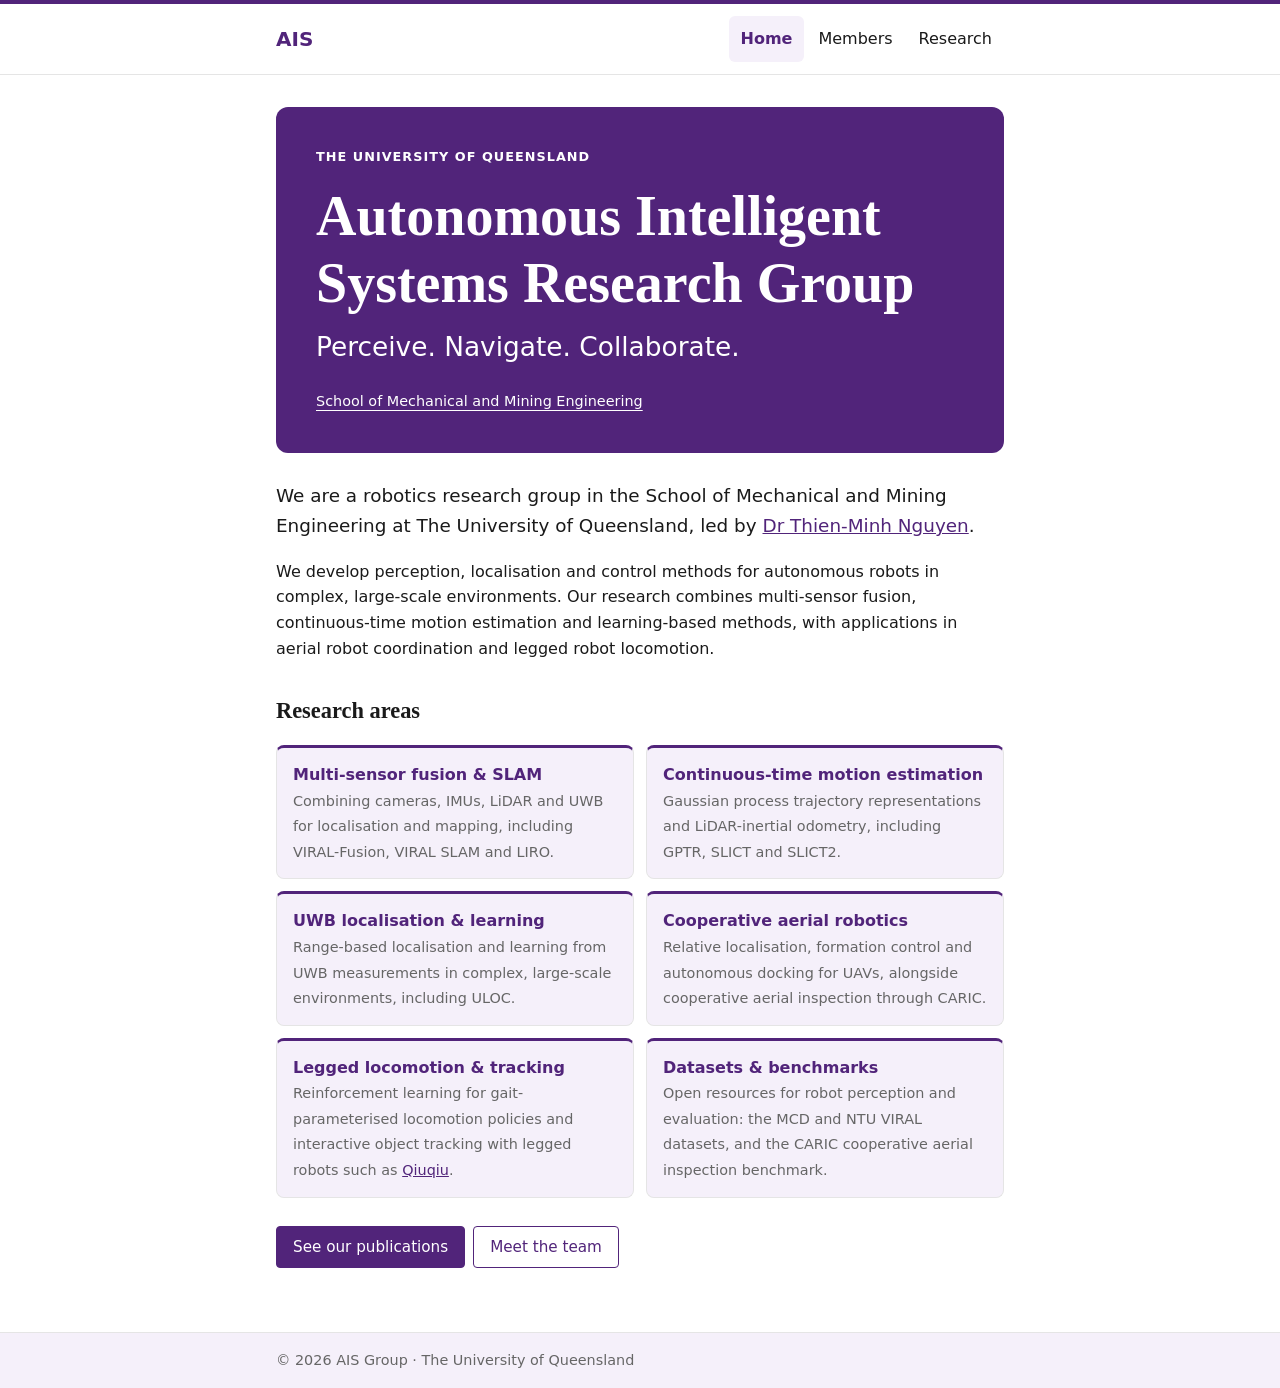
<file: index.html>
<!doctype html>
<html lang="en">
<head>
  <meta charset="utf-8">
  <meta name="viewport" content="width=device-width, initial-scale=1">
  <title>AIS Group · The University of Queensland</title>
  <link rel="stylesheet" href="assets/style.css">
</head>
<body>
  <header>
    <div class="wrap">
      <a class="brand" href="index.html">AIS</a>
      <nav>
        <a href="index.html" aria-current="page">Home</a>
        <a href="members.html">Members</a>
        <a href="research.html">Research</a>
      </nav>
    </div>
  </header>
  <main class="wrap">
    <section class="hero" aria-labelledby="group-title">
      <p class="eyebrow">The University of Queensland</p>
      <h1 id="group-title">Autonomous Intelligent Systems Research Group</h1>
      <p class="slogan">Perceive. Navigate. Collaborate.</p>
      <p class="affiliation"><a href="https://mechmining.uq.edu.au/">School of Mechanical and Mining Engineering</a></p>
    </section>
    <p class="lead">We are a robotics research group in the School of Mechanical and Mining Engineering
      at The University of Queensland, led by
      <a href="https://brytsknguyen.github.io/">Dr Thien-Minh Nguyen</a>.</p>
    <p>We develop perception, localisation and control methods for autonomous robots in complex, large-scale
      environments. Our research combines multi-sensor fusion, continuous-time motion estimation and learning-based
      methods, with applications in aerial robot coordination and legged robot locomotion.</p>

    <h2>Research areas</h2>
    <ul class="areas">
      <li><strong>Multi-sensor fusion &amp; SLAM</strong><span>Combining cameras, IMUs, LiDAR and UWB for localisation and mapping, including VIRAL-Fusion, VIRAL SLAM and LIRO.</span></li>
      <li><strong>Continuous-time motion estimation</strong><span>Gaussian process trajectory representations and LiDAR-inertial odometry, including GPTR, SLICT and SLICT2.</span></li>
      <li><strong>UWB localisation &amp; learning</strong><span>Range-based localisation and learning from UWB measurements in complex, large-scale environments, including ULOC.</span></li>
      <li><strong>Cooperative aerial robotics</strong><span>Relative localisation, formation control and autonomous docking for UAVs, alongside cooperative aerial inspection through CARIC.</span></li>
      <li><strong>Legged locomotion &amp; tracking</strong><span>Reinforcement learning for gait-parameterised locomotion policies and interactive object tracking with legged robots such as <a href="qiuqiu.html">Qiuqiu</a>.</span></li>
      <li><strong>Datasets &amp; benchmarks</strong><span>Open resources for robot perception and evaluation: the MCD and NTU VIRAL datasets, and the CARIC cooperative aerial inspection benchmark.</span></li>
    </ul>

    <p class="cta"><a class="btn" href="research.html">See our publications</a> <a class="btn" href="members.html">Meet the team</a></p>
  </main>
  <footer>
    <div class="wrap">© 2026 AIS Group · The University of Queensland</div>
  </footer>
</body>
</html>
</file>
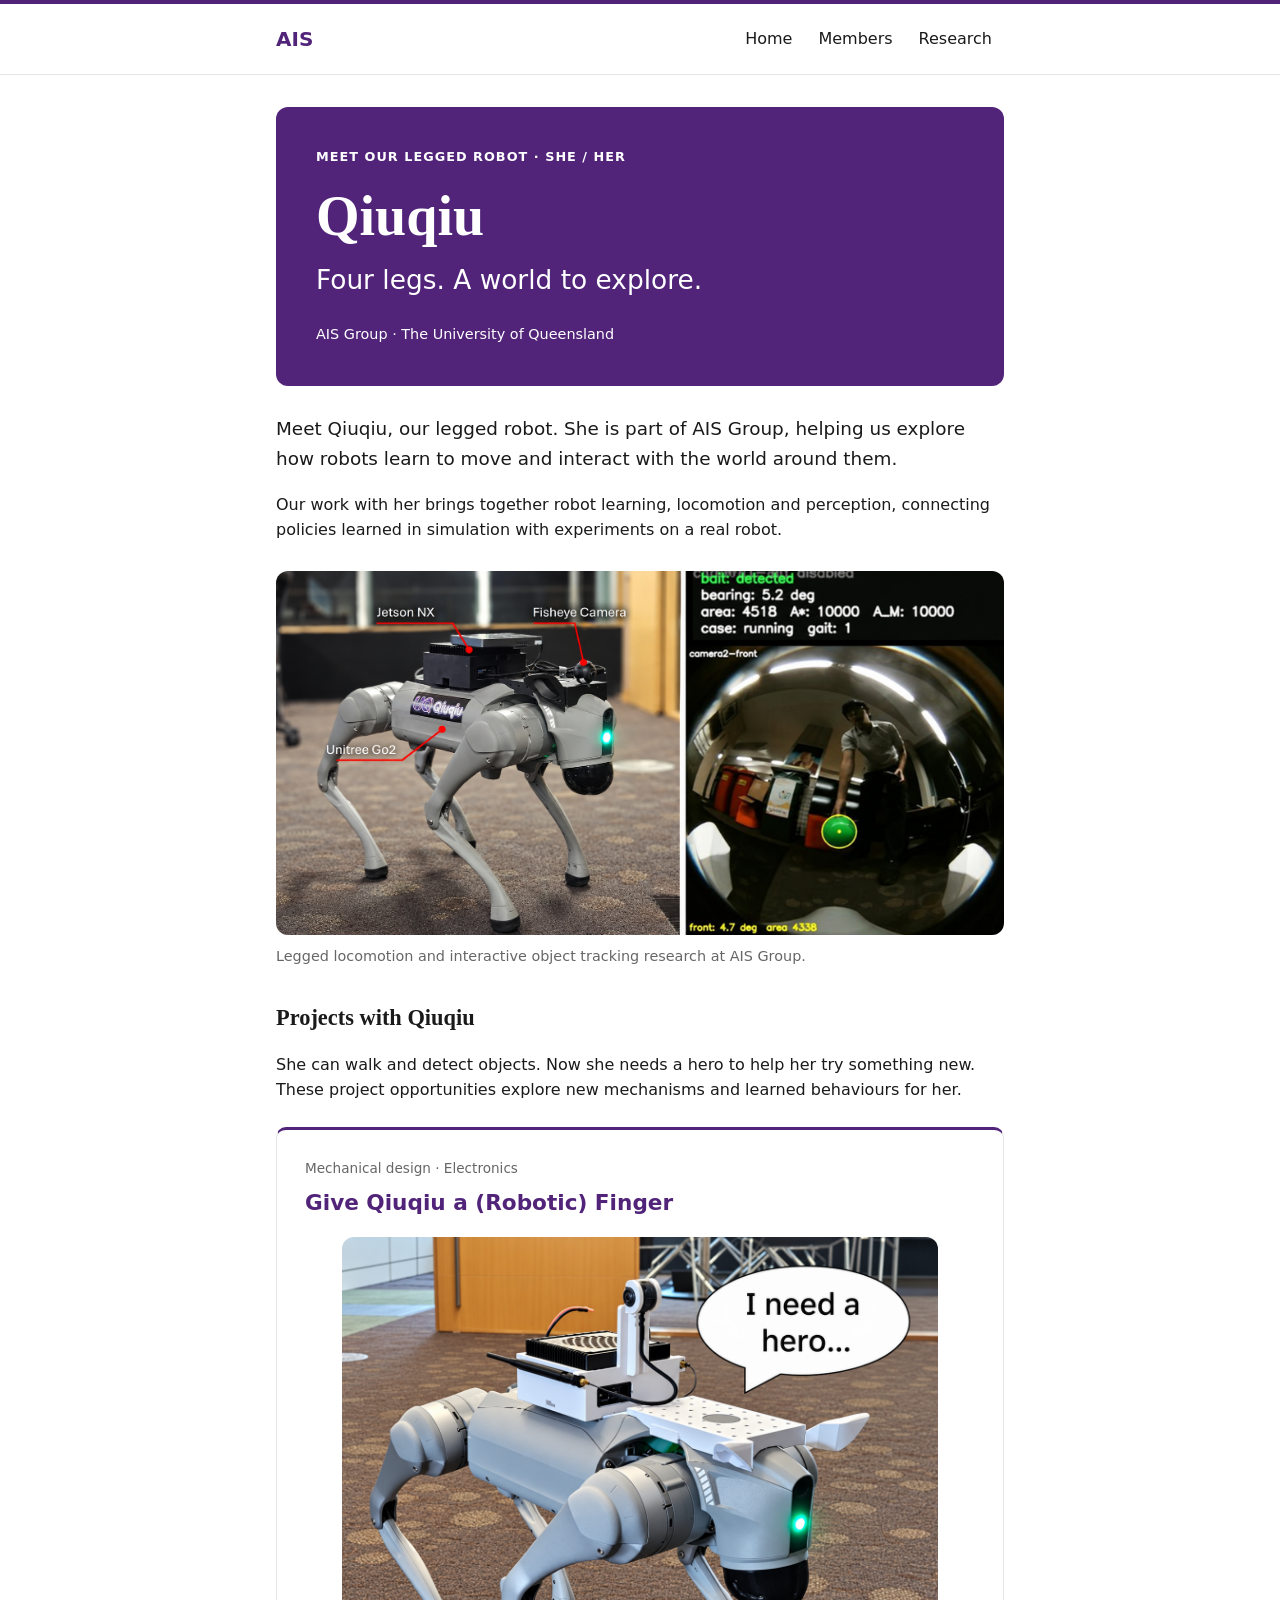
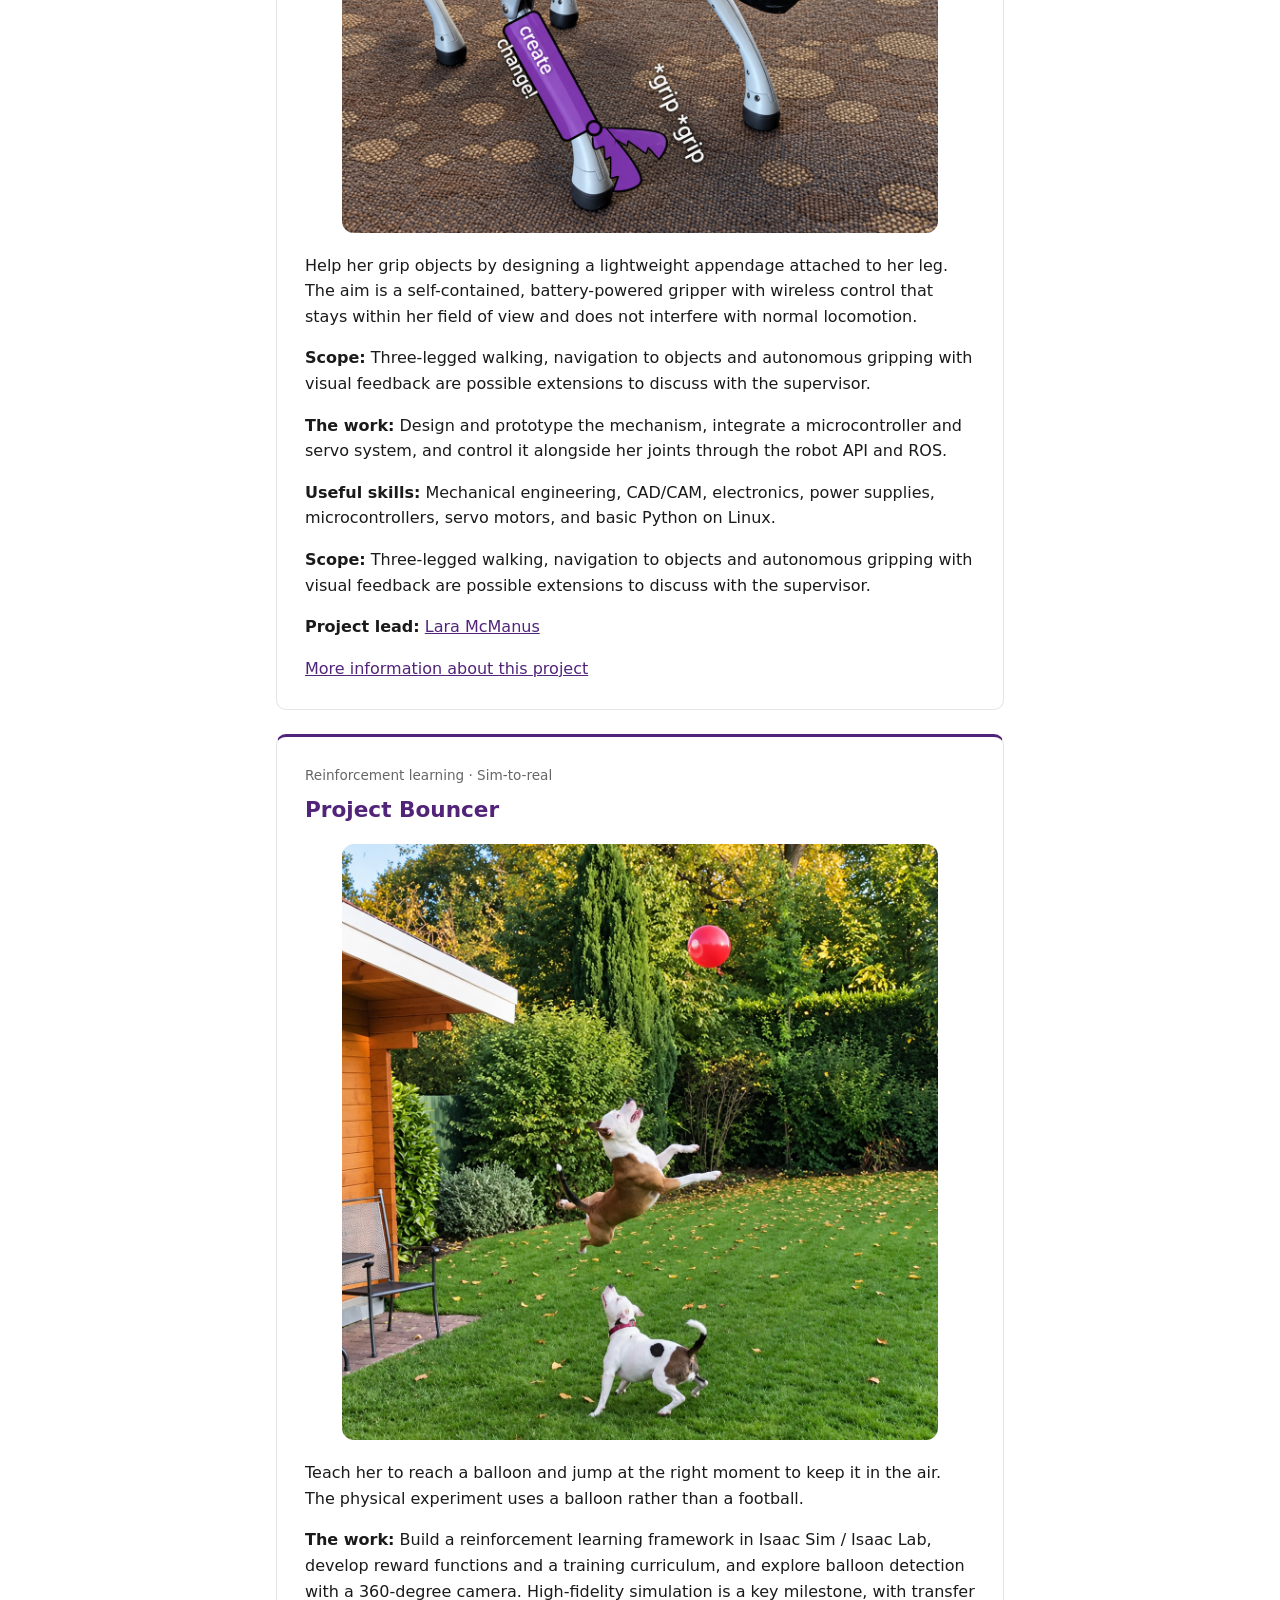
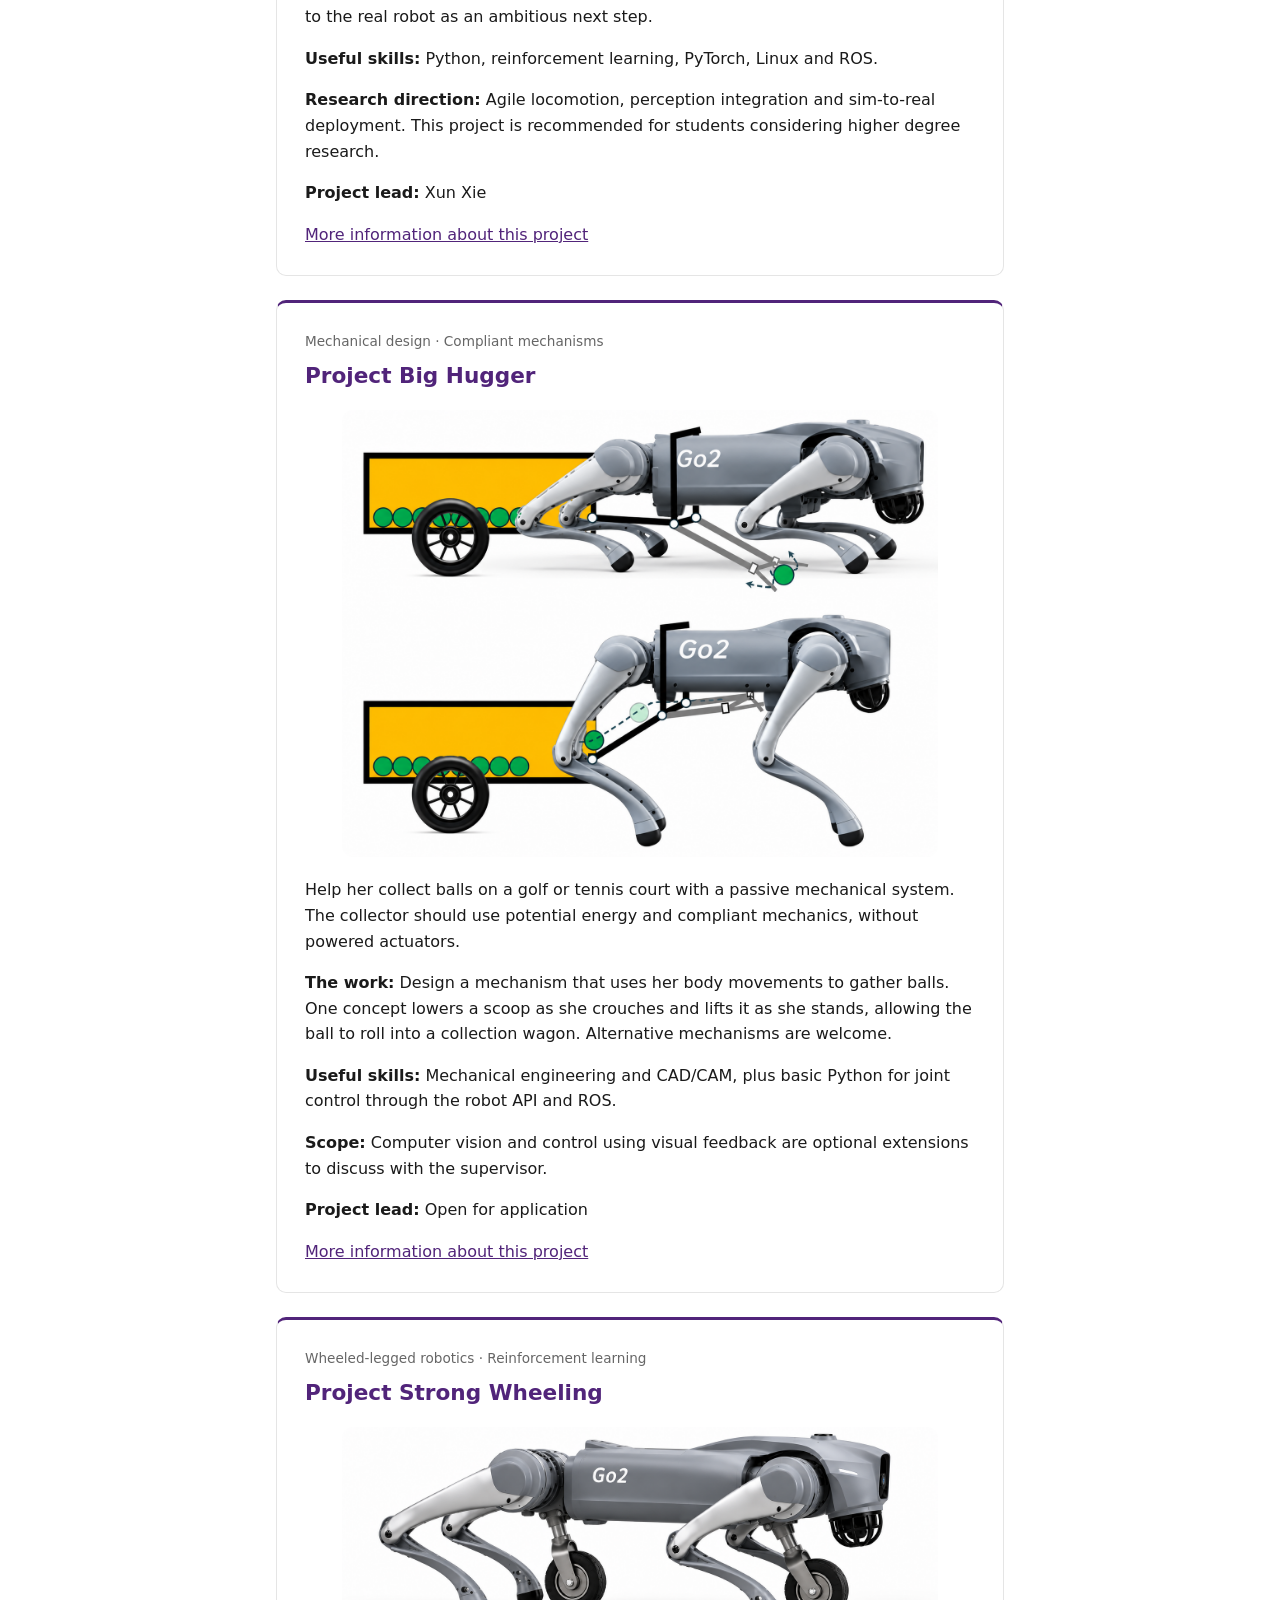
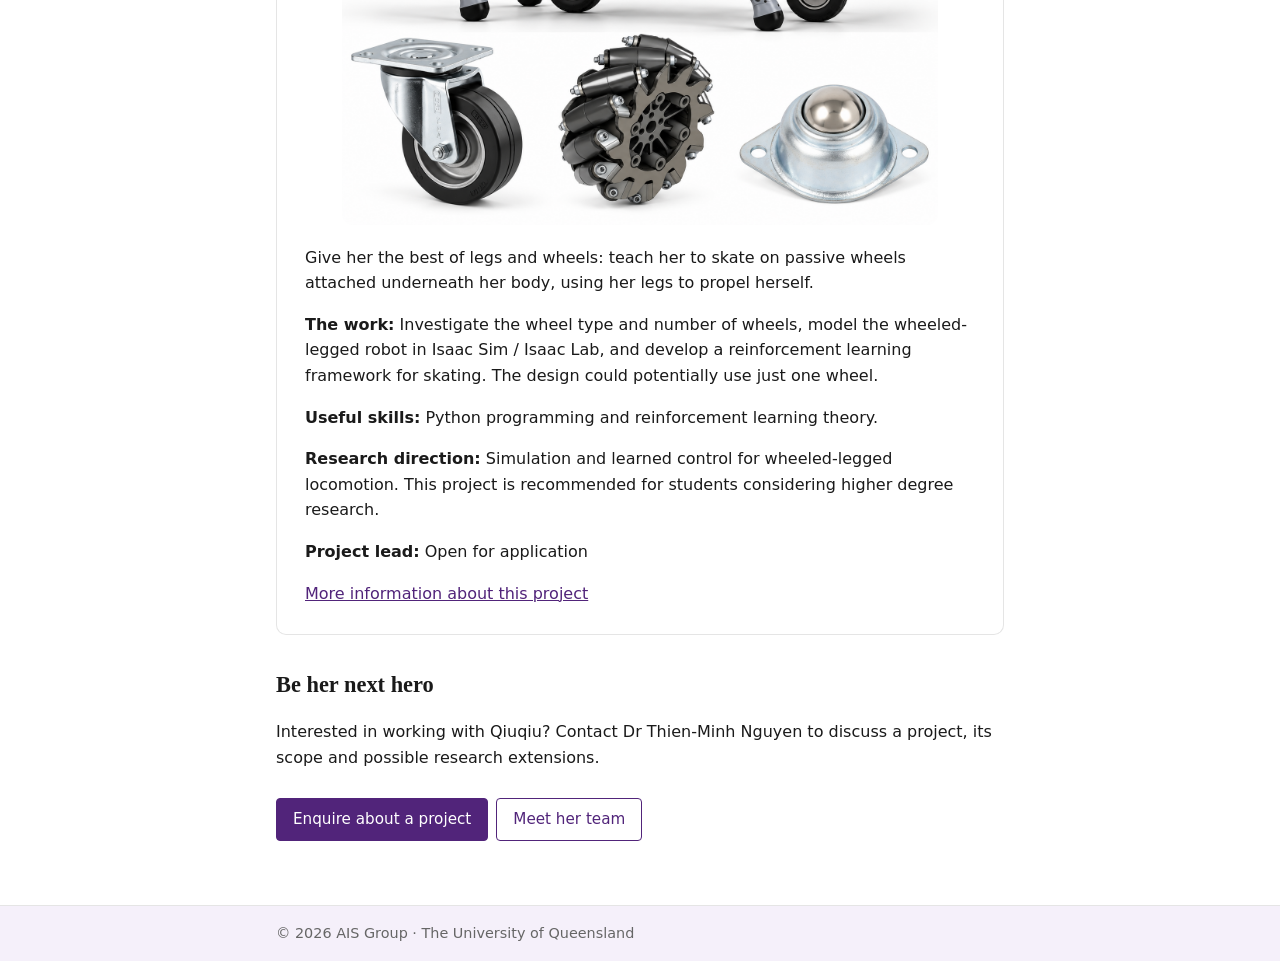
<file: qiuqiu.html>
<!doctype html>
<html lang="en">
<head>
  <meta charset="utf-8">
  <meta name="viewport" content="width=device-width, initial-scale=1">
  <meta name="description" content="Meet Qiuqiu, the legged robot of AIS Group at The University of Queensland.">
  <title>Qiuqiu · AIS Group</title>
  <link rel="stylesheet" href="assets/style.css">
</head>
<body>
  <header>
    <div class="wrap">
      <a class="brand" href="index.html">AIS</a>
      <nav>
        <a href="index.html">Home</a>
        <a href="members.html">Members</a>
        <a href="research.html">Research</a>
      </nav>
    </div>
  </header>
  <main class="wrap">
    <section class="hero" aria-labelledby="qiuqiu-title">
      <p class="eyebrow">Meet our legged robot · She / Her</p>
      <h1 id="qiuqiu-title">Qiuqiu</h1>
      <p class="slogan">Four legs. A world to explore.</p>
      <p class="affiliation">AIS Group · The University of Queensland</p>
    </section>

    <p class="lead">Meet Qiuqiu, our legged robot. She is part of AIS Group, helping us explore
      how robots learn to move and interact with the world around them.</p>
    <p>Our work with her brings together robot learning, locomotion and perception,
      connecting policies learned in simulation with experiments on a real robot.</p>

    <figure class="robot-figure">
      <img src="assets/img/papers/interactive-object-tracking.jpg"
        alt="Legged robot and object-tracking views from our interactive object tracking research">
      <figcaption>Legged locomotion and interactive object tracking research at AIS Group.</figcaption>
    </figure>

    <section aria-labelledby="projects-title">
      <h2 id="projects-title">Projects with Qiuqiu</h2>
      <p>She can walk and detect objects. Now she needs a hero to help her try something new.
        These project opportunities explore new mechanisms and learned behaviours for her.</p>

      <article class="qiuqiu-project">
        <p class="project-category">Mechanical design · Electronics</p>
        <h3>Give Qiuqiu a (Robotic) Finger</h3>
        <figure class="robot-figure project-figure">
          <img src="assets/img/qiuqiu/finger.png" width="526" height="571"
            alt="Project illustration: Give Qiuqiu a (Robotic) Finger" loading="lazy">
        </figure>
        <p>Help her grip objects by designing a lightweight appendage attached to her leg.
          The aim is a self-contained, battery-powered gripper with wireless control that stays
          within her field of view and does not interfere with normal locomotion.</p>
        <p><strong>Scope:</strong> Three-legged walking, navigation to objects and autonomous gripping
          with visual feedback are possible extensions to discuss with the supervisor.</p>
        <p><strong>The work:</strong> Design and prototype the mechanism, integrate a microcontroller
          and servo system, and control it alongside her joints through the robot API and ROS.</p>
        <p><strong>Useful skills:</strong> Mechanical engineering, CAD/CAM, electronics, power supplies,
          microcontrollers, servo motors, and basic Python on Linux.</p>
        <p><strong>Scope:</strong> Three-legged walking, navigation to objects and autonomous gripping
          with visual feedback are possible extensions to discuss with the supervisor.</p>
        <p><strong>Project lead:</strong> <a href="https://www.linkedin.com/in/lara-mcmanus123">Lara McManus</a></p>
        <p><a href="https://student.eait.uq.edu.au/projects/?act=project_detail&amp;id=24056">More information about this project</a></p>
      </article>

      <article class="qiuqiu-project">
        <p class="project-category">Reinforcement learning · Sim-to-real</p>
        <h3>Project Bouncer</h3>
        <figure class="robot-figure project-figure">
          <img src="assets/img/qiuqiu/bouncer.png" width="452" height="454"
            alt="Project illustration: Project Bouncer" loading="lazy">
        </figure>
        <p>Teach her to reach a balloon and jump at the right moment to keep it in the air.
          The physical experiment uses a balloon rather than a football.</p>
        <p><strong>The work:</strong> Build a reinforcement learning framework in Isaac Sim / Isaac Lab,
          develop reward functions and a training curriculum, and explore balloon detection with
          a 360-degree camera. High-fidelity simulation is a key milestone, with transfer to the
          real robot as an ambitious next step.</p>
        <p><strong>Useful skills:</strong> Python, reinforcement learning, PyTorch, Linux and ROS.</p>
        <p><strong>Research direction:</strong> Agile locomotion, perception integration and sim-to-real
          deployment. This project is recommended for students considering higher degree research.</p>
        <p><strong>Project lead:</strong> Xun Xie</p>
        <p><a href="https://student.eait.uq.edu.au/projects/?act=project_detail&amp;id=24059">More information about this project</a></p>
      </article>

      <article class="qiuqiu-project">
        <p class="project-category">Mechanical design · Compliant mechanisms</p>
        <h3>Project Big Hugger</h3>
        <figure class="robot-figure project-figure">
          <img src="assets/img/qiuqiu/big_hugger.png" width="500" height="444"
            alt="Project illustration: Project Big Hugger" loading="lazy">
        </figure>
        <p>Help her collect balls on a golf or tennis court with a passive mechanical system.
          The collector should use potential energy and compliant mechanics, without powered actuators.</p>
        <p><strong>The work:</strong> Design a mechanism that uses her body movements to gather balls.
          One concept lowers a scoop as she crouches and lifts it as she stands, allowing the ball
          to roll into a collection wagon. Alternative mechanisms are welcome.</p>
        <p><strong>Useful skills:</strong> Mechanical engineering and CAD/CAM, plus basic Python
          for joint control through the robot API and ROS.</p>
        <p><strong>Scope:</strong> Computer vision and control using visual feedback are optional
          extensions to discuss with the supervisor.</p>
        <p><strong>Project lead:</strong> Open for application</p>
        <p><a href="https://student.eait.uq.edu.au/projects/?act=project_detail&amp;id=24061">More information about this project</a></p>
      </article>

      <article class="qiuqiu-project">
        <p class="project-category">Wheeled-legged robotics · Reinforcement learning</p>
        <h3>Project Strong Wheeling</h3>
        <figure class="robot-figure project-figure">
          <img src="assets/img/qiuqiu/strong_wheeling.png" width="596" height="400"
            alt="Project illustration: Project Strong Wheeling" loading="lazy">
        </figure>
        <p>Give her the best of legs and wheels: teach her to skate on passive wheels attached
          underneath her body, using her legs to propel herself.</p>
        <p><strong>The work:</strong> Investigate the wheel type and number of wheels, model the
          wheeled-legged robot in Isaac Sim / Isaac Lab, and develop a reinforcement learning
          framework for skating. The design could potentially use just one wheel.</p>
        <p><strong>Useful skills:</strong> Python programming and reinforcement learning theory.</p>
        <p><strong>Research direction:</strong> Simulation and learned control for wheeled-legged
          locomotion. This project is recommended for students considering higher degree research.</p>
        <p><strong>Project lead:</strong> Open for application</p>
        <p><a href="https://student.eait.uq.edu.au/projects/?act=project_detail&amp;id=24061">More information about this project</a></p>
      </article>
    </section>

    <section aria-labelledby="contact-title">
      <h2 id="contact-title">Be her next hero</h2>
      <p>Interested in working with Qiuqiu? Contact Dr Thien-Minh Nguyen to discuss a project,
        its scope and possible research extensions.</p>
      <p class="cta"><a class="btn" href="mailto:thienminh.nguyen@uq.edu.au">Enquire about a project</a>
        <a class="btn" href="members.html">Meet her team</a></p>
    </section>
  </main>
  <footer>
    <div class="wrap">© 2026 AIS Group · The University of Queensland</div>
  </footer>
</body>
</html>
</file>
<file: assets/style.css>
:root {
  --bg: #ffffff;
  --text: #1a1a1a;
  --muted: #666;
  --accent: #51247a;
  --accent-dark: #3b1a59;
  --accent-soft: #f5f0fa;
  --border: #e5e5e5;
  color-scheme: light;
}
* { box-sizing: border-box; }
body {
  margin: 0;
  font-family: system-ui, -apple-system, "Segoe UI", Roboto, sans-serif;
  line-height: 1.6;
  background: var(--bg);
  color: var(--text);
}
.wrap { max-width: 760px; margin: 0 auto; padding: 0 16px; }

header { border-top: 4px solid var(--accent); border-bottom: 1px solid var(--border); }
header .wrap {
  display: flex; flex-wrap: wrap; align-items: center;
  justify-content: space-between; gap: 8px; padding-top: 12px; padding-bottom: 12px;
}
.brand { margin-right: auto; font-weight: 700; font-size: 1.25rem; color: var(--accent); text-decoration: none; }
nav { display: flex; flex-wrap: wrap; gap: 2px; }
nav a {
  color: var(--text); text-decoration: none;
  padding: 10px 12px; border-radius: 6px;
}
nav a:hover { background: var(--accent-soft); }
nav a[aria-current="page"] { color: var(--accent); background: var(--accent-soft); font-weight: 600; }

main.wrap { padding-top: 32px; padding-bottom: 48px; }
main a:not(.btn) { color: var(--accent); }
h1 { font-family: Georgia, "Times New Roman", serif; font-size: 2rem; line-height: 1.2; margin: 0 0 16px; }
footer { border-top: 1px solid var(--border); background: var(--accent-soft); color: var(--muted); font-size: .9rem; padding: 16px 0; }
@media (max-width: 480px) {
  header .wrap { flex-direction: column; align-items: flex-start; gap: 0; }
  nav { margin-left: -12px; }
}

[hidden] { display: none !important; }
h2 { font-family: Georgia, "Times New Roman", serif; font-size: 1.4rem; margin: 32px 0 16px; }
.muted { color: var(--muted); }

/* Members */
.people {
  list-style: none; margin: 0; padding: 0;
  display: grid; grid-template-columns: repeat(3, 1fr); gap: 28px 16px;
}
.person { text-align: center; font-size: .9rem; }
.avatar {
  display: block; width: 140px; height: 140px; margin: 0 auto 10px;
  border-radius: 50%; object-fit: cover; background: var(--border);
}
.avatar-empty { display: grid; place-items: center; }
.avatar-empty svg { width: 60%; height: 60%; fill: #c4c4c4; }
.person-name { font-weight: 600; font-size: 1rem; }
.person-name a { color: var(--accent); }
.person-role { color: var(--accent); }
.person-meta { color: var(--muted); font-style: italic; }
.projects { padding-left: 20px; }
.projects li { margin-bottom: 6px; }
@media (max-width: 640px) {
  .people { grid-template-columns: repeat(2, 1fr); }
  .avatar { width: 110px; height: 110px; }
}

/* Research */
.research-page .wrap { max-width: 1240px; }
.filters { display: grid; gap: 12px; margin-bottom: 8px; }
#search {
  width: 100%; padding: 10px 12px; font: inherit;
  border: 1px solid var(--border); border-radius: 6px; background: var(--bg); color: var(--text);
}
.chips { display: flex; flex-wrap: wrap; gap: 8px; }
.chip {
  font: inherit; font-size: .95rem; padding: 8px 14px; cursor: pointer;
  border: 1px solid var(--border); border-radius: 999px; background: var(--bg); color: var(--text);
}
.chip:hover { border-color: var(--accent); }
.chip[aria-pressed="true"] { background: var(--accent); border-color: var(--accent); color: #fff; }
.filter-status { font-size: .9rem; }
button.link { font: inherit; border: 0; background: none; padding: 0; color: var(--accent); cursor: pointer; text-decoration: underline; }
.pubs { list-style: none; margin: 0; padding: 0; display: grid; gap: 32px; }
.pub { display: flex; gap: 32px; align-items: flex-start; }
.thumb { flex: 0 0 400px; width: 400px; height: 250px; border-radius: 8px; object-fit: contain; background: var(--accent-soft); }
.pub-body { min-width: 0; }
.pub-title { font-weight: 600; font-size: 1.4rem; line-height: 1.45; }
.pub-authors { font-size: 1.1rem; margin-top: 8px; }
.pub-venue { display: flex; flex-wrap: wrap; gap: 8px; align-items: center; margin-top: 8px; font-size: .9rem; }
.venue { font-weight: 700; color: var(--accent); margin-right: 4px; }
.tag { padding: 1px 8px; border-radius: 999px; background: var(--border); color: var(--muted); }
.pub-links { display: flex; flex-wrap: wrap; gap: 6px; margin-top: 8px; }
.btn {
  font: inherit; font-size: .8rem; padding: 3px 10px; cursor: pointer; text-decoration: none;
  border: 1px solid var(--accent); border-radius: 4px; background: none; color: var(--accent);
}
.btn:hover { background: var(--accent); color: #fff; }
.pub-links .btn { font-size: 1rem; padding: 9px 16px; }
.bibtex { font-size: .75rem; background: var(--border); padding: 10px; border-radius: 6px; overflow-x: auto; white-space: pre; }

@media (max-width: 960px) {
  .pub { flex-direction: column; }
  .thumb { width: 100%; height: auto; aspect-ratio: 8 / 5; flex-basis: auto; }
}
.pager { display: flex; flex-wrap: wrap; justify-content: center; gap: 6px; margin-top: 32px; }
.page-btn {
  font: inherit; font-size: .9rem; min-width: 40px; padding: 6px 10px; cursor: pointer;
  border: 1px solid var(--border); border-radius: 6px; background: var(--bg); color: var(--text);
}
.page-btn:hover:not(:disabled) { border-color: var(--accent); }
.page-btn[aria-current="page"] { background: var(--accent); border-color: var(--accent); color: #fff; }
.page-btn:disabled { opacity: .4; cursor: default; }

/* Home */
.hero {
  padding: clamp(24px, 5vw, 40px); margin-bottom: 28px; border-radius: 12px;
  background: var(--accent); color: #fff;
}
.eyebrow { margin: 0 0 16px; font-size: .8rem; font-weight: 600; letter-spacing: .08em; text-transform: uppercase; }
.hero h1 { font-size: clamp(2.5rem, 7vw, 3.5rem); margin-bottom: 12px; }
.slogan { margin: 0 0 24px; font-size: clamp(1.2rem, 4vw, 1.65rem); line-height: 1.4; }
.affiliation { margin: 0; font-size: .9rem; }
.hero .affiliation a { color: #fff; text-underline-offset: 4px; }
.hero .affiliation a:hover { text-decoration-thickness: 2px; }
.lead { font-size: 1.15rem; }
.areas { list-style: none; margin: 0; padding: 0; display: grid; grid-template-columns: repeat(2, 1fr); gap: 12px; }
.areas li { border: 1px solid var(--border); border-top: 3px solid var(--accent); background: var(--accent-soft); border-radius: 8px; padding: 14px 16px; }
.areas strong { display: block; color: var(--accent); }
.areas span { color: var(--muted); font-size: .9rem; }
.cta { margin-top: 28px; display: flex; flex-wrap: wrap; gap: 8px; }
.cta .btn { font-size: .95rem; padding: 8px 16px; }
.cta .btn:first-child { background: var(--accent); color: #fff; }
.cta .btn:first-child:hover { background: var(--accent-dark); }
@media (max-width: 640px) { .areas { grid-template-columns: 1fr; } }

/* Qiuqiu */
.robot-figure { margin: 28px 0; }
.robot-figure img { display: block; width: 100%; height: auto; border-radius: 12px; }
.robot-figure figcaption { margin-top: 10px; color: var(--muted); font-size: .9rem; }
.qiuqiu-project { margin-top: 24px; padding: clamp(18px, 4vw, 28px); border: 1px solid var(--border); border-top: 3px solid var(--accent); border-radius: 10px; }
.qiuqiu-project h3 { margin: 8px 0 16px; color: var(--accent); font-size: 1.35rem; line-height: 1.35; }
.qiuqiu-project p:last-child { margin-bottom: 0; }
.project-category { margin: 0; color: var(--muted); font-size: .85rem; }
.project-figure { margin: 20px 0; }
.project-figure img { max-width: 596px; margin: 0 auto; }
</file>
